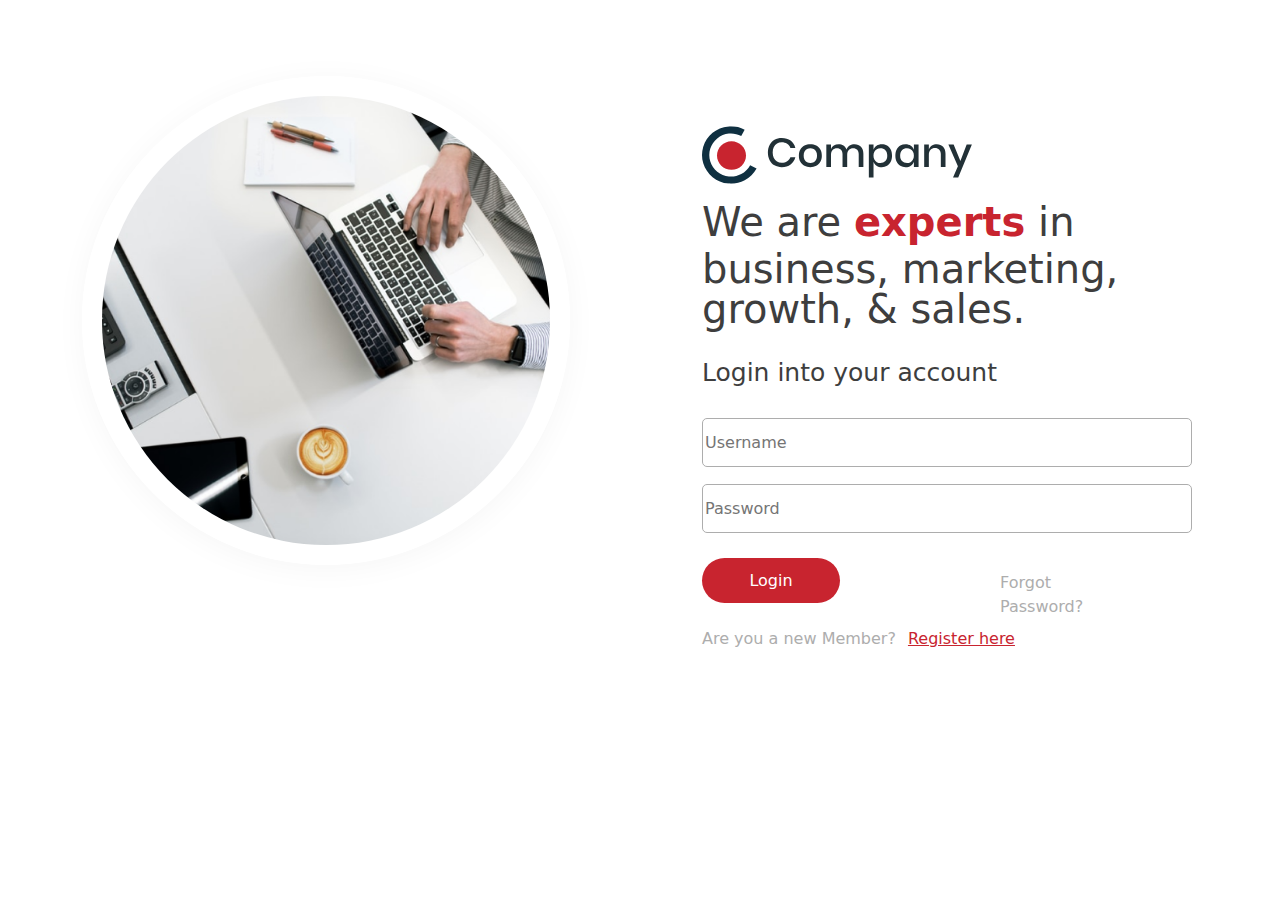
<file: Index.html>
<!DOCTYPE html>
<html lang="en">
<head>
    <meta charset="UTF-8">
    <meta http-equiv="X-UA-Compatible" content="IE=edge">
    <meta name="viewport" content="width=device-width, initial-scale=1.0">
    <link rel="stylesheet" href="css/style.css">
    <link rel="stylesheet" href="css/bootstrap.min.css" >
    <title>Login Page</title>
</head>
<body>
    <div class="container-fluid">
        <div class="row" >
            <div class="col-xl-6" id="hero-image-part">
                <div id="hero-image-div" >
                    <img class="hero-image" src="images/hero-image.png" alt="">
                </div>
            </div>
            
            <div class="col-xl-6" id="login-details">
                <div class="container" id="login-tab">
                    <img id="logo" src="images/header-logo.svg" alt="">
                    <h1 id="heading">We are <span style="color:#C8242F; font-weight:900; line-height: 53px;">experts</span> in business, marketing, growth, & sales.</h1>
                    <p id="login-tab-header">Login into your account</p>
                    
                    <input type="text" id="username" name="username" placeholder="Username"><br>
                    <input type="password" id="pwd" name="pwd" placeholder="Password"><br>
                    <div class="login-forgot-btns">
                        <button name="button" type="submit" style="border-radius: 23px;">Login</button>
                        <a href="" id="forgot-password-link">Forgot Password?</a>
                    </div>
                    <br>
                    <p><span id="member-registration"> Are you a new Member?</span><a href="" id="registration-page-link">Register here</a></p>
                </div>
            </div>
        </div>
    </div>
    
</body>
</html>
</file>
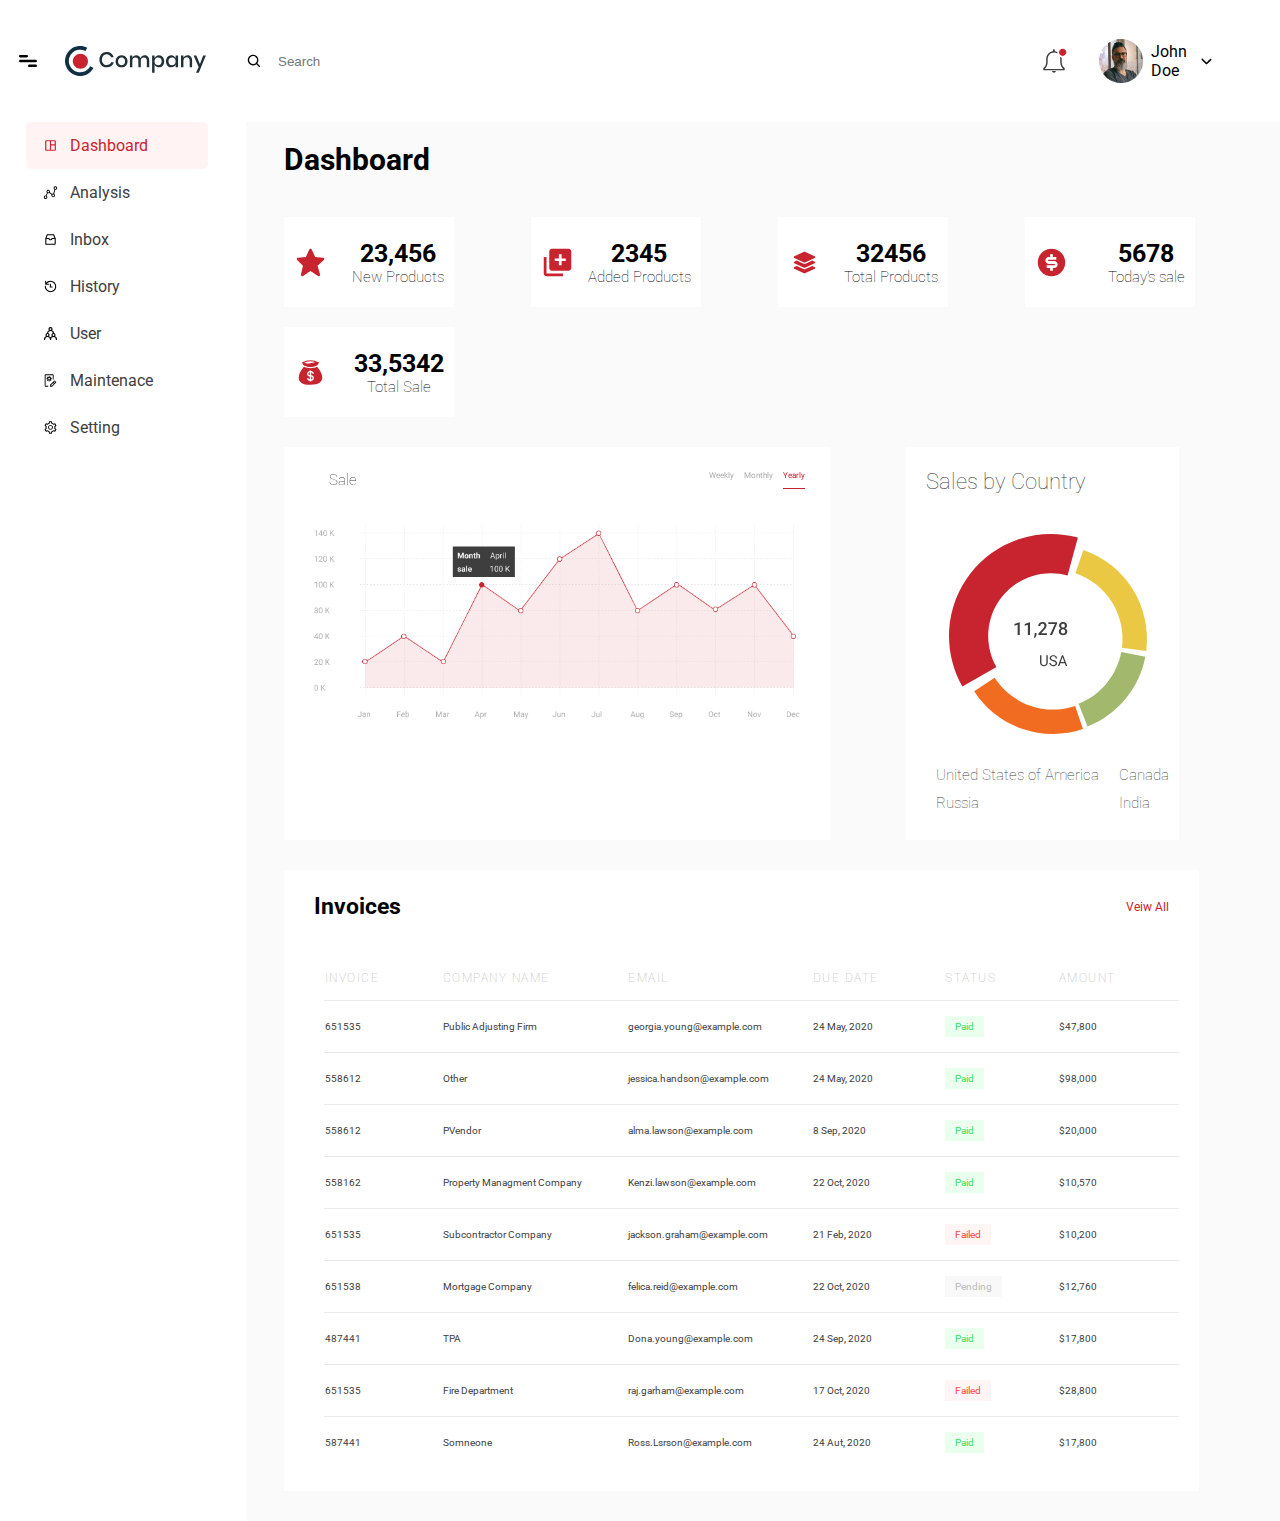
<file: dashboard.html>
<!DOCTYPE html>
<html>

<head>
    <title>Dashboard</title>
    <link rel='stylesheet' type='text/css' href='css/style_dashboard.css'>
    <link href='https://fonts.googleapis.com/css?family=Roboto' rel='stylesheet'>
    <link rel="stylesheet" href="https://cdnjs.cloudflare.com/ajax/libs/font-awesome/6.2.1/css/all.min.css"
        integrity="sha512-MV7K8+y+gLIBoVD59lQIYicR65iaqukzvf/nwasF0nqhPay5w/9lJmVM2hMDcnK1OnMGCdVK+iQrJ7lzPJQd1w=="
        crossorigin="anonymous" referrerpolicy="no-referrer" />
    <meta name="viewport" content="width=device-width, user-scalable=no" />
    <link rel="stylesheet" href="css/nav.css">
</head>
</head>

<body>
    <div class="dashboard_container">
        <div class="container_1" id="nav-bar">
            <!-- Navigation bar  -->


            <nav class="navbar-dashboard">

                <div class="menu-logo--div">
                    <img src="images/menu-bar.svg" id="menu-icon" />
                    <img src="images/header-logo.svg" id="header-logo" />
                </div>



                <div class="search-box">
                    <img src="images/search-icon.svg" id="search-icon" />
                    <input type="search" name="search" id="search-input" placeholder="Search" />
                </div>


                <div class="right-navigation">
                    <img src="images/notification-icon.svg" id="notification-icon" />


                    <div class="navigation-profile">
                        <img src="images/profile.png" id="profile-icon" />
                        <span>John Doe</span>
                        <img src="images/downward-arrow.svg" id="down-arrow" />
                    </div>
                </div>

                <img src="images/downward-arrow.svg" id="close-arrow">
            </nav>

            <!-- Navigation bar  -->
        </div>
        <div class="container2 container-fluid">
            <div class="col-lg-2 sidebar"  id="side-bar">
                    <a href="dashboard.html" class="active">
                        <img src="images/dashboard-active.svg">
                        <span>dashboard</span>
                    </a>
                    <a href="inner.html" class="unactive">
                        <img src="images/graph-default.svg">
                        <span>analysis</span>
                    </a>
                    <a href="" class="unactive">
                        <img src="images/inbox-default.svg">
                        <span>inbox</span>
                    </a>
                    <a href="" class="unactive">
                        <img src="images/clock-default.svg">
                        <span>history</span>
                    </a>
                    <a href="" class="unactive">
                        <img src="images/user-default.svg">
                        <span>user</span>
                    </a>
                    <a href="" class="unactive">
                        <img src="images/maintenance-default.svg">
                        <span>maintenace</span>
                    </a>
                    <a href="" class="unactive">
                        <img src="images/setting-default.svg">
                        <span>setting</span>
                    </a>
            </div>
            <div class="col-lg-10" id="demo">
                <div class="dashboard_title">
                    <h1>Dashboard</h1>
                </div>

                <div class="company_info">
                    <div class="company_items">
                        <img src="images/star.svg">
                        <div class="items_stat">
                            <h3>23,456</h3>
                            <p>New Products</p>
                        </div>
                    </div>
                    <div class="company_items">
                        <img src="images/new-product.svg">
                        <div class="items_stat">
                            <h3>2345</h3>
                            <p>Added Products</p>
                        </div>
                    </div>
                    <div class="company_items">
                        <img src="images/total-product.svg">
                        <div class="items_stat">
                            <h3>32456</h3>
                            <p>Total Products</p>
                        </div>
                    </div>
                    <div class="company_items">
                        <img src="images/dollar-filled.svg">
                        <div class="items_stat">
                            <h3>5678</h3>
                            <p>Today's sale</p>
                        </div>
                    </div>
                    <div class="company_items">
                        <img src="images/money-bag.svg">
                        <div class="items_stat">
                            <h3>33,5342</h3>
                            <p>Total Sale</p>
                        </div>
                    </div>
                </div>

                <div class="dash_chart">
                    <div class="item1">
                        <div class="heading" id="demo">
                            <div class="left">Sale</div>
                            <div class="right">
                                <a href="" class="unactive">
                                    Weekly
                                </a>
                                <a href="" class="unactive">
                                    Monthly
                                </a>
                                <a href="" class="active">
                                    Yearly
                                </a>
                            </div>
                        </div>
                        <img src="images/data-graph.png">
                    </div>
                    <div class="item2">
                        <h3>Sales by Country</h3>
                        <div class="chart"><img src="images/pie-chart.svg"></div>
                        <div class="country">
                            <div class="list">
                                <div><i class="fa-solid fa-circle"></i></div>
                                <div>United States of America</div>
                                <div><i class="fa-solid fa-circle"></i></div>
                                <div>Canada</div>
                                <div><i class="fa-solid fa-circle"></i></div>
                                <div>Russia</div>
                                <div><i class="fa-solid fa-circle"></i></div>
                                <div>India</div>
                            </div>
                        </div>
                    </div>
                </div>

                <div class="dash_table">
                    <div class="nav">
                        <h3>Invoices</h3>
                        <a href="">Veiw All</a>
                    </div>
                    <div class="In_table">
                        <table>
                            <tr>
                                <th>Invoice</th>
                                <th>Company Name</th>
                                <th>Email</th>
                                <th>due date</th>
                                <th>status</th>
                                <th>amount</th>
                            </tr>
                            <tr>
                                <td>651535</td>
                                <td>Public Adjusting Firm</td>
                                <td>georgia.young@example.com</td>
                                <td>24 May, 2020</td>
                                <td>
                                    <div class="paid">Paid</div>
                                </td>
                                <td>$47,800</td>
                            </tr>
                            <tr>
                                <td>558612</td>
                                <td>Other</td>
                                <td>jessica.handson@example.com</td>
                                <td>24 May, 2020</td>
                                <td>
                                    <div class="paid">Paid</div>
                                </td>
                                <td>$98,000</td>
                            </tr>
                            <tr>
                                <td>558612</td>
                                <td>PVendor</td>
                                <td>alma.lawson@example.com</td>
                                <td>8 Sep, 2020</td>
                                <td>
                                    <div class="paid">Paid</div>
                                </td>
                                <td>$20,000</td>
                            </tr>
                            <tr>
                                <td>558162</td>
                                <td>Property Managment Company</td>
                                <td>Kenzi.lawson@example.com</td>
                                <td>22 Oct, 2020</td>
                                <td>
                                    <div class="paid">Paid</div>
                                </td>
                                <td>$10,570</td>
                            </tr>
                            <tr>
                                <td>651535</td>
                                <td>Subcontractor Company</td>
                                <td>jackson.graham@example.com</td>
                                <td>21 Feb, 2020</td>
                                <td>
                                    <div class="failed">Failed</div>
                                </td>
                                <td>$10,200</td>
                            </tr>
                            <tr>
                                <td>651538</td>
                                <td>Mortgage Company</td>
                                <td>felica.reid@example.com</td>
                                <td>22 Oct, 2020</td>
                                <td>
                                    <div class="pending">Pending</div>
                                </td>
                                <td>$12,760</td>
                            </tr>
                            <tr>
                                <td>487441</td>
                                <td>TPA</td>
                                <td>Dona.young@example.com</td>
                                <td>24 Sep, 2020</td>
                                <td>
                                    <div class="paid">Paid</div>
                                </td>
                                <td>$17,800</td>
                            </tr>
                            <tr>
                                <td>651535</td>
                                <td>Fire Department</td>
                                <td>raj.garham@example.com</td>
                                <td>17 Oct, 2020</td>
                                <td>
                                    <div class="failed">Failed</div>
                                </td>
                                <td>$28,800</td>
                            </tr>
                            <tr class="no-border">
                                <td>587441</td>
                                <td>Somneone</td>
                                <td>Ross.Lsrson@example.com</td>
                                <td>24 Aut, 2020</td>
                                <td>
                                    <div class="paid">Paid</div>
                                </td>
                                <td>$17,800</td>
                            </tr>
                        </table>
                    </div>
                </div>
            </div>
        </div>
    </div>
    <script>

        const targetDiv = document.getElementById("side-bar");
        const btn = document.getElementById("menu-icon");
        btn.onclick = function () {
            if (targetDiv.style.display !== "none") {
                targetDiv.style.display = "none";

            } else {
                targetDiv.style.display = "block";
            }
        };
    </script>
</body>

</html>
</file>
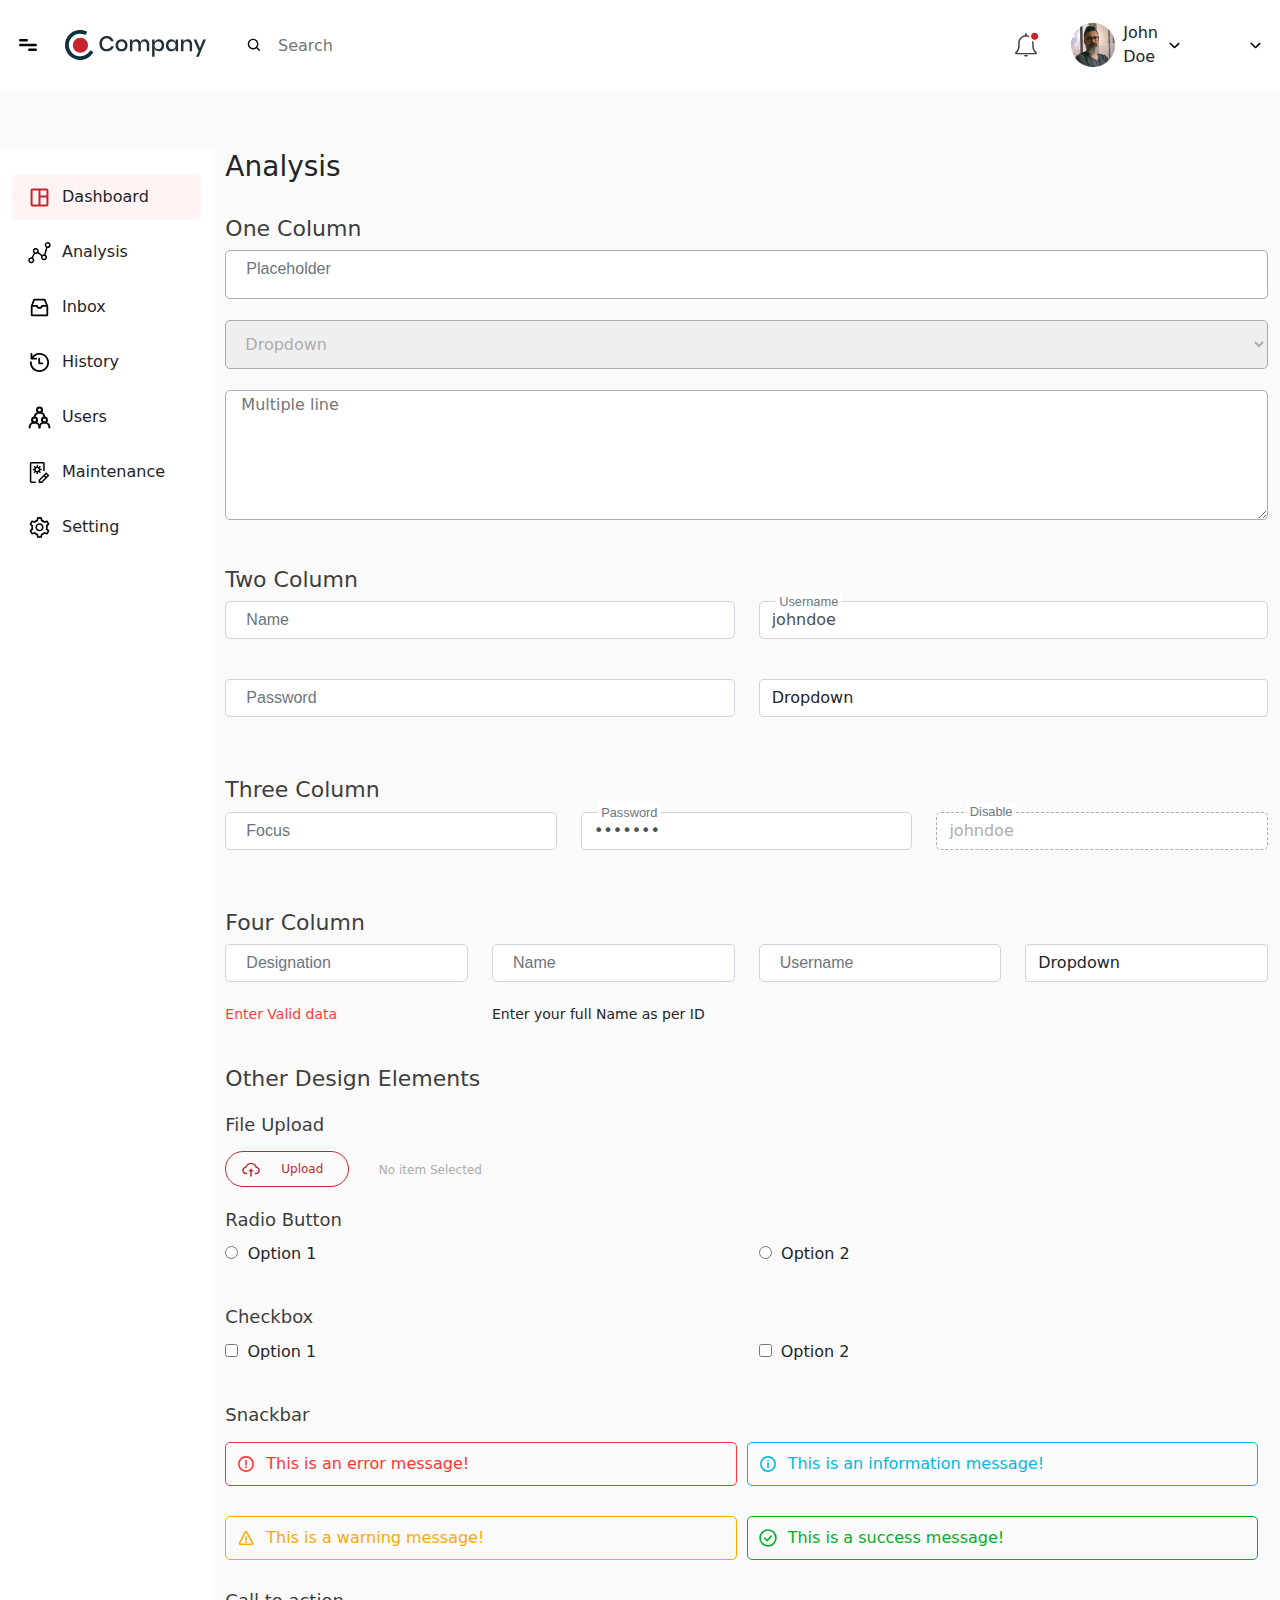
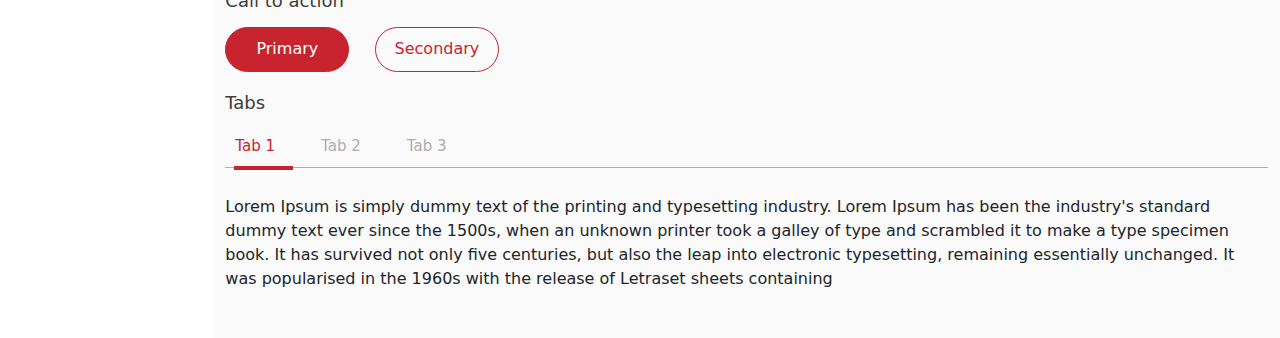
<file: innerpage.html>
<!DOCTYPE html>
<html lang="en">

<head>
    <meta charset="UTF-8">
    <meta http-equiv="X-UA-Compatible" content="IE=edge">
    <meta name="viewport" content="width=device-width, initial-scale=1.0">
    <link rel="stylesheet" href="css/bootstrap.min.css">
    <link rel="stylesheet" href="css/intnerpage-style.css">
    <link rel="stylesheet" href="css/nav.css">
    <title>Innerpage</title>
</head>

<body>
    <div>
        <!-- Navigation bar  -->


        <nav class="navbar-dashboard">

            <div class="menu-logo--div">
                <img src="images/menu-bar.svg" id="menu-icon" />
                <img src="images/header-logo.svg" id="header-logo" />
            </div>



            <div class="search-box">
                <img src="images/search-icon.svg" id="search-icon" />
                <input type="search" name="search" id="search-input" placeholder="Search" />
            </div>


            <div class="right-navigation">
                <img src="images/notification-icon.svg" id="notification-icon" />


                <div class="navigation-profile">
                    <img src="images/profile.png" id="profile-icon" />
                    <span>John Doe</span>
                    <img src="images/downward-arrow.svg" id="down-arrow" />
                </div>
            </div>

            <img src="images/downward-arrow.svg" id="close-arrow">
        </nav>

        <!-- Navigation bar  -->
        <div class="container-fluid well" id="home" style="display:block; padding-top:60px;">
            <div class="row">
                <div class="col-lg-2 dashboard-sidebar-toggle" id="side-bar" style="background-color: #fff;">
                    <div class="sidebar" >
                        <div class="sidebar-detail dashbord-sidebar-detail dashboard-active-tab d-flex">
                            <img src="images/dashboard-active.svg" alt="" class="dashboard-active sidebarimg">
                            <div class="">Dashboard</div>
                        </div>
                        <div class="sidebar-detail d-flex">
                            <img src="images/graph-default.svg" alt="" class="graph-default sidebarimg ">
                            <div class="">Analysis</div>
                        </div>
                        <div class="sidebar-detail d-flex">
                            <img src="images/inbox-default.svg" alt="" class="inbox-default sidebarimg ">
                            <div class="">Inbox</div>
                        </div>
                        <div class="sidebar-detail d-flex">
                            <img src="images/clock-default.svg" alt="" class="clock-default sidebarimg ">
                            <div class="">History</div>
                        </div>
                        <div class="sidebar-detail d-flex">
                            <img src="images/user-default.svg" alt="" class="user-default sidebarimg ">
                            <div class="">Users</div>
                        </div>
                        <div class="sidebar-detail d-flex">
                            <img src="images/maintenance-default.svg" alt="" class="maintenance-default sidebarimg ">
                            <div class="">Maintenance</div>
                        </div>
                        <div class="sidebar-detail d-flex">
                            <img src="images/setting-default.svg" alt="" class="setting-default sidebarimg ">
                            <div class="">Setting</div>
                        </div>
                    </div>
                </div>
                <div class="col-lg-10">
                    <h3>Analysis</h3>
                    <br>
                    <form action="">
                        <div id="first-col">
                            <h3>One Column</h3>
                            <div class="input-block">
                                <input type="text" name="input-text" class="input-text" required spellcheck="false">
                                <span class="placeholder">
                                  Placeholder
                                </span>
                            </div>
                            <select id="drop-down" name="Dropdown">
                                <option>Dropdown</option>
                            </select>
                            <textarea name="multiple-line" id="" placeholder="Multiple line"></textarea>
                        </div>
                        <div id="second-col">
                            <h3>Two Column</h3>
                            <div class="row">
                                <div class="col-md-6">
                                    <div class="input-block">
                                        <input type="text" name="input-text" class="input-text" required spellcheck="false">
                                        <span class="placeholder">
                                          Name
                                        </span>
                                    </div>
                                </div>
                                <div class="col-md-6">
                                    <div class="input-block">
                                        <input type="text" name="input-text" value="johndoe" class="input-text" required spellcheck="false">
                                        <span class="placeholder">
                                          Username
                                        </span>
                                    </div>
                                </div>
                                <div class="col-md-6">
                                    <div class="input-block">
                                        <input type="text" name="input-text" class="input-text" required spellcheck="false">
                                        <span class="placeholder">
                                          Password
                                        </span>
                                    </div>
                                </div>
                                <div class="col-md-6">
                                    <select class="form-control" name="Dropdown">
                                        <option>Dropdown</option>
                                    </select>
                                </div>
                            </div>
                            <div id="third-col">
                                <h3>Three Column</h3>
                                <div class="row">
                                    <div class="col-xl-4 col-lg-4 col-md-6 col-sm-6">
                                        <div class="input-block w-100">
                                            <input type="text" name="input-text" class="input-text" required spellcheck="false">
                                            <span class="placeholder">
                                              Focus
                                            </span>
                                        </div>
                                    </div>
                                    <div class="col-xl-4 col-lg-4 col-md-6 col-sm-6">
                                        <div class="input-block w-100">
                                            <input type="password" name="input-text" value="adhsdkd" class="input-text" required spellcheck="false">
                                            <span class="placeholder">
                                              Password
                                            </span>
                                        </div>
                                    </div>
                                    <div class="col-xl-4 col-lg-4 col-md-6 col-sm-6">
                                        <div class="input-block w-100">
                                            <input type="text" name="input-text" disabled class="input-text" value="johndoe" required spellcheck="false" style="border: 1px dashed #ADADAD; color: #ADADAD;">
                                            <span class="placeholder-disabled" style="color: #ADADAD;">
                                            <span class="placeholder" style="background-color: #fff;">
                                              Disable
                                            </span>
                                        </div>
                                    </div>
                                </div>
                            </div>
                            <div id="fourth-col">
                                <h3>Four Column</h3>
                                <div class="row">
                                    <div class="col-xl-3 col-lg-3 col-md-3 col-sm-6">
                                        <div class="input-block">
                                            <input type="text" name="input-text" class="input-text" required spellcheck="false">
                                            <span class="placeholder">
                                              Designation
                                            </span>
                                        </div>
                                        <small id="en-va-da">Enter Valid data</small>
                                    </div>
                                    <div class="col-xl-3 col-lg-3 col-md-3 col-sm-6">
                                        <div class="input-block">
                                            <input type="text" name="input-text" class="input-text" required spellcheck="false">
                                            <span class="placeholder">
                                              Name
                                            </span>
                                        </div>
                                        <small>Enter your full Name as per ID</small>
                                    </div>
                                    <div class="col-xl-3 col-lg-3 col-md-3 col-sm-6">
                                        <div class="input-block">
                                            <input type="text" name="input-text" class="input-text" required spellcheck="false">
                                            <span class="placeholder">
                                              Username
                                            </span>
                                        </div>
                                    </div>
                                    <div class="col-xl-3 col-lg-3 col-md-3 col-sm-6">
                                        <select class="form-control" name="Dropdown">
                                            <option>Dropdown</option>
                                        </select>
                                    </div>
                                </div>
                                <div id="validate">


                                </div>
                            </div>
                            <div id="other-col">
                                <h3>Other Design Elements</h3>
                                <div id="file-upload">
                                    <h4>File Upload</h4>
                                    <div>
                                        <button>
                                            <img src="images/cloud-upload-icon.svg" alt="">
                                            <p>Upload</p>
                                        </button>
                                        <p>No item Selected</p>
                                    </div>
                                </div>
                                <div id="radio-btns">
                                    <h4>Radio Button</h4>
                                    <div class="row">
                                        <div class="col-sm-6">
                                            <input type="radio" name="options"><span>Option 1</span>
                                        </div>
                                        <div class="col-sm-6">
                                            <input type="radio" name="options"><span>Option 2</span>
                                        </div>
                                    </div>
                                </div>
                                <div id="checkbox">
                                    <h4>Checkbox</h4>
                                    <div class="row">
                                        <div class="col-sm-6 col-md-6">
                                            <input type="checkbox" name="" id=""><span>Option 1</span>
                                        </div>
                                        <div class="col-sm-6 col-md-6">
                                            <input type="checkbox" name="" id=""><span>Option 2</span>
                                        </div>
                                    </div>
                                </div>
                                <div id="snackbar">
                                    <h4>Snackbar</h4>
                                    <div>
                                        <span id="error">
                                            <img class="msg-icon" src="images/error-icon.svg" alt="">
                                            <p>This is an error message!</p>
                                        </span>
                                        <span id="info">
                                            <img class="msg-icon" src="images/info-icon.svg" alt="">
                                            <p>This is an information message!</p>
                                        </span>
                                    </div>
                                    <div>
                                        <span id="warning">
                                            <img class="msg-icon" src="images/warning-icon.svg" alt="">
                                            <p>This is a warning message!</p>
                                        </span>
                                        <span id="success">
                                            <img class="msg-icon" src="images/success-icon.svg" alt="">
                                            <p>This is a success message!</p>
                                        </span>
                                    </div>
                                </div>
                                <div id="cta">
                                    <h4>Call to action</h4>
                                    <div>
                                        <button id="primary-btn">
                                            <p>Primary</p>
                                        </button>
                                        <button id="second-btn">
                                            <p>Secondary</p>
                                        </button>
                                    </div>
                                </div>
                                <div id="tab">
                                    <h4>Tabs</h4>
                                    <div>
                                        <ul>
                                            <li>Tab 1</li>
                                            <li>Tab 2</li>
                                            <li>Tab 3</li>
                                            <span id="red-line"></span>
                                        </ul>

                                    </div>
                                    <p>Lorem Ipsum is simply dummy text of the printing and typesetting industry. Lorem
                                        Ipsum
                                        has
                                        been the industry's standard dummy text ever since the 1500s, when an unknown
                                        printer
                                        took a
                                        galley of type and scrambled it to make a type specimen book. It has survived
                                        not only
                                        five
                                        centuries, but also the leap into electronic typesetting, remaining essentially
                                        unchanged.
                                        It was popularised in the 1960s with the release of Letraset sheets containing
                                    </p>
                                </div>
                            </div>
                    </form>
                </div>
            </div>
        </div>
    </div>
    <script src="https://cdn.jsdelivr.net/npm/bootstrap@5.3.0-alpha1/dist/js/bootstrap.bundle.min.js"
        integrity="sha384-w76AqPfDkMBDXo30jS1Sgez6pr3x5MlQ1ZAGC+nuZB+EYdgRZgiwxhTBTkF7CXvN"
        crossorigin="anonymous"></script>
    <script>
        const menuBar = document.getElementById("side-bar");
        const menuButton = document.getElementById("menu-icon");
        
        menuButton.onclick = function () {
          if (menuBar.style.display !== "none") {
            menuBar.style.display = "none";
          } else {
            menuBar.style.display = "block";
          }
        };
    </script>
        
</body>

</html>
</file>
<file: css/style.css>
body {
    background: #FAFAFA;
    height: auto;
    font-family: system-ui, -apple-system, BlinkMacSystemFont, 'Segoe UI', Roboto, Oxygen, Ubuntu, Cantarell, 'Open Sans', 'Helvetica Neue', sans-serif;
}

.container-fluid {
    margin-top: 4em;
    margin-left: 90px;
}

#hero-image-div{
    max-height: 36em; 
    max-width: 36em; 
    margin: 12px 57.6px 0 57.6px; 
    padding-left: 2%;
}
.hero-image {
    border: 20px solid #FFFFFF;
    box-shadow: 0px 4px 31px #0000000A;
    border-radius: 50%;
    width: 100%;
    height: auto;

}

#login-tab {
    padding: 50px;
}

#logo {
    width: 272px;
    height: 58px;
    margin-top: 12px;
    margin-bottom: 12px;
}

#heading {

    color: #3E3E3E;
    letter-spacing: 0px;
    line-height: 1em;
    margin-bottom: 27px;
    width: 100%;
}

#login-tab-header {
    text-align: left;
    font-weight: normal;
    font-size: 25px;
    line-height: 33px;
    color: #3E3E3E;
}

#username {
    margin-top: 13px;
    width: 429px;
    height: 49px;
    background: #FFFFFF 0% 0% no-repeat padding-box;
    border: 1px solid #ADADAD;
    border-radius: 5px;
}

#pwd {
    margin-top: 17px;
    ;
    width: 429px;
    height: 49px;
    background: #FFFFFF 0% 0% no-repeat padding-box;
    border: 1px solid #ADADAD;
    border-radius: 5px;
    margin-bottom: 25px;
}

button {
    width: 138px;
    height: 45px;
    background-color: #C8242F;
    border-radius: 23px;
    opacity: 1;
    border: #C8242F;

    font-weight: medium;
    font-size: 18px;
    line-height: 24px;
    color: #FFFFFF;
}

.login-forgot-btns {
    display: flex;
}

#forgot-password-link {
    margin-left: 160px;
    padding-top: 2.5%;
    width: 131px;
    height: 20px;
    text-align: left;
    color: #ADADAD;
    text-decoration: none;
}

#member-registration {
    color: #ADADAD;
    font-weight: 450;

}

#registration-page-link {
    margin-top: 12px;
    margin-left: 12px;
    font-weight: 500;
    text-align: left;
    letter-spacing: 0px;
    color: #C8242F;
    opacity: 1;
}


@media only screen and (max-width: 1280px) {
    
    .container-fluid {
        align-items: center;
    }

    #login-tab {
        width: 100%;
        justify-content: center;
    }

    #heading {
        max-width: 719px;
    }

    #username,
    #pwd {
        width: 95%;

    }

}

@media only screen and (max-width: 650px)  {
    .login-forgot-btns {
        display: grid;
    }

    #forgot-password-link {
        margin-left: 0;
        padding-top: 2%;
    }

    #member-registration {
        display: flex;
        flex-direction: column;
    }

    #registration-page-link {
        margin-left: 0;
    }

    #username,
    #pwd {
        width: 100%;

    }

    #heading {
        font-size: 2em;
    }

    #login-tab-header {
        font-size: 21px;
    }
   
}
</file>
<file: css/style_dashboard.css>
body{
    background-color: #FAFAFA;
    margin: 0;
    padding: 0;
font-family: Roboto;
}
.container_1{
    margin: 0;
    padding: 0;
    background-color: #FFFFFF;
}

/* side bar */
.container2{
    display: flex;
    flex-wrap: wrap;
    background-color: #FAFAFA;
    overflow: hidden;
    width: 100%;
    
}
#side-bar{
    font-size: 16px;
    width: 220px;
    background: #FFFFFF;
    padding-left: 2%;
}
.side-bar{
    margin:0;
    padding-right:25px;
    padding-top: 25px;
    padding-left: 30px;
}
.sidebar .active{
    background-color: #FFF3F4;
    color: #C8242F;
    padding: 14px 0 14px 17px;
    border-radius: 5px;
}
.sidebar .unactive{
    color: #3E3E3E;
    padding: 14px 0 14px 17px;
}
.sidebar a{
    display: flex;
    text-transform: capitalize;
    width: 165px;
    text-decoration: none;
    /* margin-bottom: 32px; */
} 
.sidebar a img{
    height: 15px;
    width: 15px;
    padding-top: 2px;
    padding-right: 12.5px;
    color: #3E3E3E;
}
#demo{
    padding-left: 3%;
}
/* dashboard inner */

.container_dash{
    padding-left: 48px;
    padding-top: 15px;
    width: 80%;
}
.dashboard_title h1{
    font-size: 30px;
}

/* charts */

.dash_chart{
    display: flex;
    margin-top: 30px;
    justify-content: space-between;
    margin-right: 30px;
    width: 100%;
}

.dash_chart .item1{
    background-color: #FFFFFF;
    padding: 24px 30px 29px 30px;
}

.dash_chart .item1 .heading{
    display: flex;
    justify-content: space-between;
    margin-bottom: 15px;
    
}

.dash_chart .item1 .heading .left{
    font-weight: lighter;
    font-size: 22px;
    color:#3E3E3E;
}
.dash_chart .item1 .heading .right a{
    margin-right: 20px;
    text-decoration: none;
    font-size: 12px;
    color: #ADADAD;
}
.dash_chart .item1 .heading .right .active{
    color: #C8242F;
    padding-bottom: 15px;
    border-bottom-style: solid;
    border-bottom-width: 1px;
    width: fit-content;
}
.dash_chart .item2{
    background-color: #FFFFFF;
    padding: 10px 29px 35px 29px;
    margin-left: 30px;
}
.dash_chart .item2 h3{
    color: #3E3E3E ;
    font-size: 22px;
    font-weight: lighter;
    text-align: left;
}
.dash_chart .item2 .chart{
    text-align: center;
}

.dash_chart .item2 .country .list{
    font-size: 15px;
    font-weight: lighter;
    display: grid;
    grid-template-columns: auto auto auto auto;
}

.dash_chart .item2 .country .list div:nth-child(n){
    font-size: 15px;
    color: #3E3E3E;
    margin-right: 10px;
    margin-bottom: 10px;
}

.dash_chart .item2 .country .list div:nth-child(1){
  color: #C8242F;
  font-size: 15px;
  margin-right: 10px;
}
.dash_chart .item2 .country .list div:nth-child(3){
    color: #F16C20;
    font-size: 15px;
    margin-right: 10px;
  }
.dash_chart .item2 .country .list div:nth-child(5){
    color: #A2B86C;
    font-size: 15px;
    margin-right: 10px;
  }
.dash_chart .item2 .country .list div:nth-child(7){
    color: #EBC844;
    font-size: 15px;
    margin-right: 10px;
  }

/* table */

.dash_table{
    background-color: #FFFFFF;
    margin-top: 30px;
    /* margin-right: 30px; */
    padding: 23px 30px 23px 30px;
    margin-bottom: 30px;
    /* width: 100%; */
    overflow: scroll;
}

.dash_table .nav{
    display: flex;
    justify-content: space-between;
    align-items: center;
}
.dash_table .nav h3{
    margin: 0;
    padding: 0;
    font-size: 23px;
    
}
.dash_table .nav a{
    color: #C8242F;
    text-decoration: none;
    font-size: 12px;
    
}
.dash_table .In_table table{
    width: 100%;
    border-collapse: collapse;
    margin-top: 36px;
   margin-left: 10px;
}
.dash_table .In_table table th{
    text-transform:uppercase;
    color: #ADADAD;
    font-size: 15px;
    letter-spacing: 1.5px;
    font-weight: lighter;
    text-align: left;
    padding-bottom: 15px;
}
.dash_table .In_table table td{
    padding-top: 15px;
    text-align: left;
    padding-bottom: 15px;
    color: #3E3E3E;
    font-size: 15px;
  }
.dash_table .In_table table tr{
    border-bottom: 1px solid #E9E9E9;
  }
.dash_table .In_table table .no-border{
    border-bottom: none;
  }

.dash_table .In_table table tr .paid{
    background-color: #EBFFEF;
    color: #3CDD5F;
    width: fit-content;
    padding: 5px 10px 5px 10px;
  }
.dash_table .In_table table tr .failed{
    background-color: #FFF5F5;
    color: #FF4545;
    width: fit-content;
    padding: 5px 10px 5px 10px;
  }
.dash_table .In_table table tr .pending{
    background-color: #F8F8F8;
    color: #BABABA;
    width: fit-content;
    padding: 5px 10px 5px 10px;
  }




@media only screen and (max-width: 480px) {
    .container_1 .navbar{
        display: flex;
        justify-content: space-between;
        padding-left: 29px;
        padding-right: 29px;
        padding-top: 10px;
        padding-bottom: 10px;
        }
    
    .container_1 .navbar .nav_left{
        display: flex;
        justify-items: center;
        align-items: center;
    
    }
    
    .container_1 .navbar .nav_left .logo{
        margin-left: 15px;
        display: none;
    }
    .container_1 .navbar .nav_left .logo img{
        height: 30px;
        width: 142px;
    }
    .container_1 .navbar .nav_left .search{
        display: flex;
        justify-items: center;
        align-items: center;
        margin-left: 20px;
    }
    .container_1 .navbar .nav_left .search .s_i img{
        height: 16px;
        width: 16px;
        margin-top: 4px;
    }
    .container_1 .navbar .nav_left .search input{
        border: none;
        outline: none;
        width: 100%;
        background: transparent;
        font-size: 16px;
        margin-left: 10px;
        /* display:block; */
        
    }
    .s_t{
        display: none;
    }
    
    
    .container_1 .navbar .nav_right{
        justify-items: center;
        align-items: center;
        display: flex;
    }
    
    .container_1 .navbar .nav_right .notification{
        margin-right: 20px;
        height: 20px;
        width: 20px;
    }
    
    .container_1 .navbar .nav_right .profile_pic img{
        border: none;
        border-radius: 50%;
        height: 44px;
        width: 44px;
        margin-right: 10px;
    }
    
    .container_1 .navbar .nav_right .profile{
        display: flex;
        justify-items: center;
        align-items: center;
    }
    
    .container_1 .navbar .nav_right .profile .user_name{
        font-size: 16px;
        color: #000000;
        margin-right: 15px;
        font-weight: lighter;
        display: none;
    }
    
    .container_1 .navbar .nav_right .profile .dropdown_arrow{
        width: 6px;
        height: 10px;
        /* margin-right: 50px; */
        margin-bottom: 10px;
    }
    .company_info{
        /* display: flex; */
        /* flex-wrap: wrap; */
        width: 90%;
        justify-content: space-between;
    }
    
    .company_info .company_items{
        justify-items: center;
        width: 150px;
        height: 90px;
        display: flex;
        justify-content: space-between;
        align-items: center;
        background-color: #FFFFFF;
        margin-top: 20px;
        margin-right: 20px;
        padding: 0 10px 0 10px;
    }
    .company_info .company_items img{
        height: 33.33px;
        width: 33.33px;
    
    }
    .company_info .company_items .items_stat h3{
        font-size: 25px;
        font-weight: bold;
        margin: 0;
        padding: 0;
    }
    .company_info .company_items .items_stat p{
        margin: 0;
        padding: 0;
        font-weight:lighter;
        font-size: 15px;
    }
    /* .container_sidebar{
        font-size: 16px;
        width: 240px;
        background: #FFFFFF;
        display: none;
    } */
    .dash_chart{
        display: flex;
        margin-top: 30px;
        flex-wrap: wrap;
        justify-content: space-between;
        margin-right: 30px;
        width: 100%;
    }
    
    .dash_chart .item1{
        background-color: #FFFFFF;
        padding: 24px 30px 29px 30px;
        
        overflow-x: scroll;
    }
    
    .dash_chart .item1 .heading{
        margin-bottom: 0;
    width: 100%;
    position: sticky;
    left: 0;
    }
    
    .dash_chart .item1 .heading .left{
        font-weight: lighter;
        font-size: 15px;
        color:#3E3E3E;
    }
    .dash_chart .item1 .heading .right a{
        margin-right: 10px;
        text-decoration: none;
        font-size: 8px;
        color: #ADADAD;
    }
    .dash_chart .item1 .heading .right .active{
        color: #C8242F;
        padding-bottom: 4px;
        border-bottom-style: solid;
        border-bottom-width: 1px;
        width: fit-content;
    }
    .dash_chart .item2{
        background-color: #FFFFFF;
        padding: 10px 29px 35px 29px;
        margin-left: 0;
        margin-top: 30px;
        width: 100vw;
    }
    .dash_chart .item2 img{
        width: 180px;
    }
    .dash_chart .item2 h3{
        color: #3E3E3E ;
        font-size: 22px;
        font-weight: lighter;
        text-align: left;
    }
    .dash_chart .item2 .chart{
        text-align: center;
    }
    
    .dash_chart .item2 .country .list{
        /* font-size: 15px; */
        font-weight: lighter;
        display: grid;
        grid-template-columns: auto auto;
    }
     .dash_chart .item2 .country .list div:nth-child(n){
        font-size: 15px;
        color: #3E3E3E;
        /* margin-right: 10px; */
        margin-bottom: 10px;
        /* width: 80vw; */
    }
    
     .dash_chart .item2 .country .list div:nth-child(1){
      color: #C8242F;
      font-size: 15px;
      margin-right: 10px;
    }
     .dash_chart .item2 .country .list div:nth-child(3){
        color: #F16C20;
        font-size: 15px;
        margin-right: 10px;
      }
      .dash_chart .item2 .country .list div:nth-child(5){
        color: #A2B86C;
        font-size: 15px;
        margin-right: 10px;
      }
      .dash_chart .item2 .country .list div:nth-child(7){
        color: #EBC844;
        font-size: 15px;
        margin-right: 10px;
      }
      .dash_chart .item1 img{
        width: 80vw;
        /* height: 200px; */
        margin-top: 35px;
      }
      .dash_chart .item1 .right{
        display:flex;
        top:-5px
      }
      
      .dash_table{
        background-color: #FFFFFF;
        margin-top: 30px;
        /* padding-top: 50px; */
        padding: 23px 30px 23px 30px;
        margin-bottom: 30px;
        /* width: 100%; */
        overflow-y: scroll;
    }
    .dash_table th{
        padding-right: 36px;

        font-size: 12px !important;
    }
    .dash_table td{
        font-size: 10px !important;
    }
    .dash_table .nav{
        margin-bottom: 0;
    width: 100%;
    position: sticky;
    left: 0;
    }
    .dash_table .In_table{
        margin-top: 50px;
    }
    
    
}
@media only screen and (max-width: 1092px){
    #side-bar{
        width: 100%;
    }
    #side-bar>a{
        align-items: center;
        justify-items: center;
    }
    
}
@media only screen and (min-width: 481px) {
    
    .container_1 .navbar{
        display: flex;
        justify-content: space-between;
        padding-left: 29px;
        padding-right: 29px;
        padding-top: 10px;
        padding-bottom: 10px;
        }
    
    .container_1 .navbar .nav_left{
        display: flex;
        justify-items: center;
        align-items: center;
    
    }
    
    .container_1 .navbar .nav_left .logo{
        margin-left: 25px;
        /* display:contents; */
    }
    .container_1 .navbar .nav_left .logo img{
        height: 30px;
        width: 142px;
    }
    .container_1 .navbar .nav_left .search{
        display: flex;
        justify-items: center;
        align-items: center;
        margin-left: 20px;
    }
    .container_1 .navbar .nav_left .search .s_i img{
        height: 16px;
        width: 16px;
        margin-top: 4px;
    }
    .container_1 .navbar .nav_left .search input{
        border: none;
        outline: none;
        width: 100%;
        background: transparent;
        font-size: 16px;
        margin-left: 10px;
        /* display:block; */
        
    }
    .s_t{
        display: none;
    }
    
    
    .container_1 .navbar .nav_right{
        justify-items: center;
        align-items: center;
        display: flex;
    }
    
    .container_1 .navbar .nav_right .notification{
        margin-right: 20px;
        height: 20px;
        width: 20px;
    }
    
    .container_1 .navbar .nav_right .profile_pic img{
        border: none;
        border-radius: 50%;
        height: 34px;
        width: 34px;
        margin-right: 10px;
    }
    
    .container_1 .navbar .nav_right .profile{
        display: flex;
        justify-items: center;
        align-items: center;
    }
    
    .container_1 .navbar .nav_right .profile .user_name{
        font-size: 16px;
        color: #000000;
        margin-right: 15px;
        font-weight: lighter;
        display: contents;
    }
    
    .container_1 .navbar .nav_right .profile .dropdown_arrow{
        width: 6px;
        height: 10px;
        /* margin-right: 50px; */
        margin-bottom: 10px;
    }
    .company_info{
        display: flex;
        flex-wrap:wrap ;
        width: 90vw;
        justify-content: space-around;
        align-items: center;
    }
    
    .company_info .company_items{
        justify-items: center;
        width: 150px;
        height: 90px;
        display: flex;
        justify-content: space-between;
        align-items: center;
        background-color: #FFFFFF;
        margin-top: 20px;
        margin-right: 20px;
        padding: 0 10px 0 10px;
    }
    
    .company_info .company_items img{
        height: 33.33px;
        width: 33.33px;
    
    }
    .company_info .company_items .items_stat{
        text-align: center;
    }
    .company_info .company_items .items_stat h3{
        font-size: 25px;
        font-weight: bold;
        margin: 0;
        padding: 0;
        justify-content: left;
    }
    .company_info .company_items .items_stat p{
        margin: 0;
        padding: 0;
        font-weight:lighter;
        font-size: 15px;
    }
    /* .container_sidebar{
        font-size: 16px;
        width: 240px;
        background: #FFFFFF;
        display: none;
    } */
    .dash_chart{
        display: flex;
        margin-top: 30px;
        flex-wrap: wrap;
        justify-content: space-between;
        margin-right: 30px;
        width: 100%;
    }
    
    .dash_chart .item1{
        background-color: #FFFFFF;
        padding: 24px 30px 29px 30px;
        width: 100vw;
        overflow-x: scroll;
    }
    
    .dash_chart .item1 .heading{
        margin-bottom: 0;
    width: 100%;
    position: sticky;
    left: 0;
    }
    
    .dash_chart .item1 .heading .left{
        font-weight: lighter;
        font-size: 15px;
        color:#3E3E3E;
    }
    .dash_chart .item1 .heading .right a{
        margin-right: 10px;
        text-decoration: none;
        font-size: 8px;
        color: #ADADAD;
    }
    .dash_chart .item1 .heading .right .active{
        color: #C8242F;
        padding-bottom: 4px;
        border-bottom-style: solid;
        border-bottom-width: 1px;
        width: fit-content;
    }
    .dash_chart .item2{
        background-color: #FFFFFF;
        padding: 10px 29px 35px 29px;
        margin-left: 0;
        margin-top: 30px;
        width: 100vw;
    }
    .dash_chart .item2 img{
        width: 180px;
    }
    .dash_chart .item2 h3{
        color: #3E3E3E ;
        font-size: 22px;
        font-weight: lighter;
        text-align: left;
    }
    .dash_chart .item2 .chart{
        text-align: center;
    }
    
    .dash_chart .item2 .country .list{
        /* font-size: 15px; */
        font-weight: lighter;
        display: grid;
        grid-template-columns: auto auto auto auto;
    }
    
    .dash_chart .item2 .country .list div:nth-child(n){
        font-size: 15px;
        color: #3E3E3E;
        margin-right: 10px;
        margin-bottom: 10px;
    }
    
    .dash_chart .item2 .country .list div:nth-child(1){
      color: #C8242F;
      font-size: 15px;
      margin-right: 10px;
    }
    .dash_chart .item2 .country .list div:nth-child(3){
        color: #F16C20;
        font-size: 15px;
        margin-right: 10px;
      }
      .dash_chart .item2 .country .list div:nth-child(5){
        color: #A2B86C;
        font-size: 15px;
        margin-right: 10px;
      }
      .dash_chart .item2 .country .list div:nth-child(7){
        color: #EBC844;
        font-size: 15px;
        margin-right: 10px;
      }
      .dash_chart .item1 img{
        width: 500px;
        height: 200px;
        margin-top: 35px;
      }
      .dash_chart .item1 .right{
        display:flex;
        top:-5px
      }
      .dash_table{
        background-color: #FFFFFF;
        margin-top: 30px;
        /* padding-top: 50px; */
        padding: 23px 30px 23px 30px;
        margin-bottom: 30px;
        /* width: 100%; */
        overflow-y: scroll;
    }
    .dash_table th{
        padding-right: 36px;

        font-size: 12px !important;
    }
    .dash_table td{
        font-size: 10px !important;
    }
    .dash_table .nav{
        margin-bottom: 0;
    width: 100%;
    position: sticky;
    left: 0;
    }
    .dash_table .In_table{
        margin-top: 50px;
    }
}
@media only screen and (min-width: 768px) {
    .container_1 .navbar{
        display: flex;
        justify-content: space-between;
        padding-left: 29px;
        padding-top: 10px;
        padding-bottom: 10px;
        }
    
    .container_1 .navbar .nav_left{
        display: flex;
        justify-items: center;
        align-items: center;
    
    }
    
    .container_1 .navbar .nav_left .logo{
        margin-left: 15px;
    }
    .container_1 .navbar .nav_left .logo img{
        height: 30px;
        width: 142px;
    }
    .container_1 .navbar .nav_left .search{
        display: flex;
        justify-items: center;
        align-items: center;
        margin-left: 30px;
    }
    .s_t{
        display: block;
    }
    .container_1 .navbar .nav_left .search .s_i img{
        height: 16px;
        width: 16px;
        margin-top: 4px;
    }
    .container_1 .navbar .nav_left .search input{
        border: none;
        outline: none;
        width: 100%;
        background: transparent;
        font-size: 16px;
        margin-left: 10px;
    }
    
    
    .container_1 .navbar .nav_right{
        justify-items: center;
        align-items: center;
        display: flex;
    }
    
    .container_1 .navbar .nav_right .notification{
        margin-right: 50px;
        height: 20px;
        width: 20px;
    }
    
    .container_1 .navbar .nav_right .profile_pic img{
        border: none;
        border-radius: 50%;
        height: 44px;
        width: 44px;
        margin-right: 10px;
    }
    
    .container_1 .navbar .nav_right .profile{
        display: flex;
        justify-items: center;
        align-items: center;
    }
    
    .container_1 .navbar .nav_right .profilfe .user_name{
        font-size: 16px;
        color: #000000;
        margin-right: 15px;
        font-weight: lighter;
        display: contents;
    }
    
    .container_1 .navbar .nav_right .profile .dropdown_arrow{
        width: 6px;
        height: 10px;
        margin-right: 50px;
        margin-bottom: 10px;
    }
    .company_info{
        display: flex;
        flex-wrap: wrap;
        width: 90vw;
        justify-content: space-around;
        align-items: center;
    }
    
    .company_info .company_items{
        justify-items: center;
        width: 150px;
        height: 90px;
        display: flex;
        justify-content: space-between;
        align-items: center;
        background-color: #FFFFFF;
        margin-top: 20px;
        margin-right: 20px;
        padding: 0 10px 0 10px;
    }
    .company_info .company_items img{
        height: 33.33px;
        width: 33.33px;
    
    }
    .company_info .company_items .items_stat h3{
        font-size: 25px;
        font-weight: bold;
        margin: 0;
        padding: 0;
    }
    .company_info .company_items .items_stat p{
        margin: 0;
        padding: 0;
        font-weight:lighter;
        font-size: 15px;
    }
    /* .container_sidebar{
        font-size: 16px;
        width: 240px;
        background: #FFFFFF;
        display: none;
    } */
    .dash_chart{
        display: flex;
    margin-top: 30px;
    flex-wrap: wrap;
    justify-content: space-between;
    margin-right: 30px;
    /* width: 100%; */
    }
    .dash_chart .item1{
        background-color: #FFFFFF;
        padding: 24px 30px 29px 30px;
        width: 100%;
        overflow-x: scroll;
    }
    
    .dash_chart .item1 .heading{
        margin-bottom: 0;
    width: 100%;
    position: sticky;
    left: 0;
    }
    
    .dash_chart .item1 .heading .left{
        font-weight: lighter;
        font-size: 15px;
        color:#3E3E3E;
    }
    .dash_chart .item1 .heading .right a{
        margin-right: 10px;
        text-decoration: none;
        font-size: 8px;
        color: #ADADAD;
    }
    .dash_chart .item1 .heading .right .active{
        color: #C8242F;
        padding-bottom: 4px;
        border-bottom-style: solid;
        border-bottom-width: 1px;
        width: fit-content;
    }
    .dash_chart .item2{
        background-color: #FFFFFF;
        padding: 10px 29px 35px 29px;
        margin-left: 0;
        margin-top: 30px;
        width: 100%;
    }
    .dash_chart .item2 img{
        width: 180px;
    }
    .dash_table .nav{
        margin-bottom: 0;
    width: 100%;
    position: sticky;
    left: 0;
    }
    .dash_table .In_table{
        margin-top: 50px;
    }
}
@media only screen and (min-width: 960px) {
    .container_1 .navbar{
        display: flex;
        justify-content: space-between;
        padding-left: 29px;
        padding-top: 10px;
        padding-bottom: 10px;
        }
    
    .container_1 .navbar .nav_left{
        display: flex;
        justify-items: center;
        align-items: center;
    
    }
    
    .container_1 .navbar .nav_left .logo{
        margin-left: 15px;
    }
    .container_1 .navbar .nav_left .logo img{
        height: 30px;
        width: 142px;
    }
    .container_1 .navbar .nav_left .search{
        display: flex;
        justify-items: center;
        align-items: center;
        margin-left: 30px;
    }
    .s_t{
        display: block;
    }
    .container_1 .navbar .nav_left .search .s_i img{
        height: 16px;
        width: 16px;
        margin-top: 4px;
    }
    .container_1 .navbar .nav_left .search input{
        border: none;
        outline: none;
        width: 100%;
        background: transparent;
        font-size: 16px;
        margin-left: 10px;
    }
    
    
    .container_1 .navbar .nav_right{
        justify-items: center;
        align-items: center;
        display: flex;
    }
    
    .container_1 .navbar .nav_right .notification{
        margin-right: 50px;
        height: 20px;
        width: 20px;
    }
    
    .container_1 .navbar .nav_right .profile_pic img{
        border: none;
        border-radius: 50%;
        height: 44px;
        width: 44px;
        margin-right: 10px;
    }
    
    .container_1 .navbar .nav_right .profile{
        display: flex;
        justify-items: center;
        align-items: center;
    }
    
    .container_1 .navbar .nav_right .profilfe .user_name{
        font-size: 16px;
        color: #000000;
        margin-right: 15px;
        font-weight: lighter;
        display: contents;
    }
    
    .container_1 .navbar .nav_right .profile .dropdown_arrow{
        width: 6px;
        height: 10px;
        margin-right: 50px;
        margin-bottom: 10px;
    }
    .company_info{
        display: flex;
        flex-wrap: wrap;
        width: 73vw;
        justify-content: space-around;
        align-items: center;
    }
    
    .company_info .company_items{
        justify-items: center;
        width: 142px;
        height: 90px;
        display: flex;
        justify-content: space-between;
        align-items: center;
        background-color: #FFFFFF;
        margin-top: 20px;
        margin-right: 20px;
        padding: 0 10px 0 10px;
    }
    .company_info .company_items img{
        height: 33.33px;
        width: 33.33px;
    
    }
    .company_info .company_items .items_stat h3{
        font-size: 25px;
        font-weight: bold;
        margin: 0;
        padding: 0;
    }
    .company_info .company_items .items_stat p{
        margin: 0;
        padding: 0;
        font-weight:lighter;
        font-size: 15px;
    }
    
    .dash_chart{
        display: flex;
    margin-top: 30px;
    flex-wrap: wrap;
    justify-content: space-between;
    margin-right: 30px;
    width: 100%;
    height: max-content;
    }
    .dash_chart .item1{
        background-color: #FFFFFF;
    padding: 24px 30px 29px 30px;
    width: auto;
    overflow-x: scroll;
    /* height: ; */
    }
    .dash_chart .item2 img{
        width: 150px;
    }
    .dash_chart .item1 img{
        width: 38vw;
    height: auto;
    }
    .dash_chart .item1 .heading{
        margin-bottom: 0;
    width: 100%;
    position: sticky;
    left: 0;
    }
    .dash_chart .item2 .country .list {
         font-size: 10px;
        grid-template-columns: auto auto;}
    .dash_chart .item1 .heading .left{
        font-weight: lighter;
        font-size: 15px;
        color:#3E3E3E;
    }
    .dash_chart .item1 .heading .right a{
        margin-right: 10px;
        text-decoration: none;
        font-size: 8px;
        color: #ADADAD;
    }
    .dash_chart .item1 .heading .right .active{
        color: #C8242F;
        padding-bottom: 4px;
        border-bottom-style: solid;
        border-bottom-width: 1px;
        width: fit-content;
    }
    .dash_chart .item2{
        background-color: #FFFFFF;
    padding: 0;
    padding: 0 0px 0 20px;
    margin-top: 0px;
    width: auto;
    margin-right: 45px;
    }
    .dash_table{
        width: 87%;
        margin-right: 30px;
    }
    .dash_table .nav{
        margin-bottom: 0;
    width: 100%;
    position: sticky;
    left: 0;
    }
    .dash_table .In_table{
        margin-top: 50px;
    }
}

@media only screen and (min-width: 1240px) {
    .container_1 .navbar{
        display: flex;
        justify-content: space-between;
        padding-left: 29px;
        padding-top: 10px;
        padding-bottom: 10px;
        }
    
    .container_1 .navbar .nav_left{
        display: flex;
        justify-items: center;
        align-items: center;
    
    }
    .container_1 .navbar .nav_left .logo{
        margin-left: 15px;
    }
    .container_1 .navbar .nav_left .logo img{
        height: 30px;
        width: 142px;
    }
    .container_1 .navbar .nav_left .search{
        display: flex;
        justify-items: center;
        align-items: center;
        margin-left: 30px;
    }
    .s_t{
        display: block;
    }
    .container_1 .navbar .nav_left .search .s_i img{
        height: 16px;
        width: 16px;
        margin-top: 4px;
    }
    .container_1 .navbar .nav_left .search input{
        border: none;
        outline: none;
        width: 100%;
        background: transparent;
        font-size: 16px;
        margin-left: 10px;
    }
    
    
    .container_1 .navbar .nav_right{
        justify-items: center;
        align-items: center;
        display: flex;
    }
    
    .container_1 .navbar .nav_right .notification{
        margin-right: 50px;
        height: 20px;
        width: 20px;
    }
    
    .container_1 .navbar .nav_right .profile_pic img{
        border: none;
        border-radius: 50%;
        height: 44px;
        width: 44px;
        margin-right: 10px;
    }
    
    .container_1 .navbar .nav_right .profile{
        display: flex;
        justify-items: center;
        align-items: center;
    }
    
    .container_1 .navbar .nav_right .profilfe .user_name{
        font-size: 16px;
        color: #000000;
        margin-right: 15px;
        font-weight: lighter;
        display: contents;
    }
    
    .container_1 .navbar .nav_right .profile .dropdown_arrow{
        width: 6px;
        height: 10px;
        margin-right: 50px;
        margin-bottom: 10px;
    }
    .company_info{
        display: flex;
        flex-wrap: wrap;
        width: 98%;
        justify-content: space-between;
        align-items: center;
    }
    
    .company_info .company_items{
        justify-items: center;
        width: 150px;
        height: 90px;
        display: flex;
        justify-content: space-between;
        align-items: center;
        background-color: #FFFFFF;
        margin-top: 20px;
        margin-right: 20px;
        padding: 0 10px 0 10px;
    }
    .company_info .company_items img{
        height: 33.33px;
        width: 33.33px;
    
    }
    .company_info .company_items .items_stat h3{
        font-size: 25px;
        font-weight: bold;
        margin: 0;
        padding: 0;
    }
    .company_info .company_items .items_stat p{
        margin: 0;
        padding: 0;
        font-weight:lighter;
        font-size: 15px;
    }
    /* .container_sidebar{
        font-size: 16px;
        width: 240px;
        background: #FFFFFF;
        display: block;
    } */
    .dash_chart{
        display: flex;
    margin-top: 30px;
    flex-wrap: wrap;
    justify-content: space-between;
    margin-right: 30px;
    width: 99%;
    height:max-content;
    }
    .dash_chart .item1{
        background-color: #FFFFFF;
    padding: 24px 30px 29px 30px;
    width: auto;
    overflow-x: scroll;
    height: initial;
    }
    .dash_chart .item2 img{
        width: auto;
    }
    .dash_chart .item1 img{
        width: 38vw;
    height: inherit;
    }
    .dash_chart .item1 .heading{
        margin-bottom: 0;
    width: 100%;
    position: sticky;
    left: 0;
    }
    .dash_chart .item2 .country .list {
         font-size: 10px;
        grid-template-columns: auto auto auto auto;}
    .dash_chart .item1 .heading .left{
        font-weight: lighter;
        font-size: 15px;
        color:#3E3E3E;
    }
    .dash_chart .item1 .heading .right a{
        margin-right: 10px;
        text-decoration: none;
        font-size: 8px;
        color: #ADADAD;
    }
    .dash_chart .item1 .heading .right .active{
        color: #C8242F;
        padding-bottom: 4px;
        border-bottom-style: solid;
        border-bottom-width: 1px;
        width: fit-content;
    }
    .dash_chart .item2{
        background-color: #FFFFFF;
    padding: 0;
    padding: 0 0px 18px 20px;
    margin-top: 0px;
    width: auto;
    margin-right: 45px;
    }
    .dash_table{
        width: 90%;
        margin-right: 0;
    }
    .dash_table .nav{
        margin-bottom: 0;
    width: 100%;
    position: sticky;
    left: 0;
    }
    .dash_table .In_table{
        margin-top: 50px;
    }
    /* styles for browsers larger than 1440px; */
}
</file>
<file: css/nav.css>
.navbar-dashboard {
    display: flex;
    background-color: #fff;
    min-width: 100%;
    width: 100%;
    gap: 4rem;
    padding: 1rem;
    /* justify-content: center; */
    align-items: center;
    min-height: 10vh;

}

.menu-logo--div {
    display: flex;
    gap: 15%;
    width: 14%;


}

#menu-icon{
    cursor: pointer;
}

.search-box {
    display: flex;
    width: 63%;
    align-items: center;

}

#search-icon {
    width: 16px;
    height: 16px;

}

#search-input {
    height: 5vh;
    outline: none;
    border: none;
    border-radius: 5px;
    padding: 1rem;


}

.right-navigation {
    display: flex;
    gap: 2rem;
    align-items: center;
    width: 15%;
}

.navigation-profile {
    display: flex;
    align-items: center;
    gap: 0.5rem;
}
</file>
<file: css/intnerpage-style.css>
body {
    padding: 0;
    background: #FAFAFA;
    font-family: system-ui, -apple-system, BlinkMacSystemFont, 'Segoe UI', Roboto, Oxygen, Ubuntu, Cantarell, 'Open Sans', 'Helvetica Neue', sans-serif;
}

.dashboard-img {
    width: 142px;
    height: 30px;
    margin-left: 25px;
    margin-right: 70px;
}

.dashboard-search-icon {
    width: 16px;
    height: 16px;
    margin-right: 15px;
}

.searchbar {
    width: auto;
    border: none;
}

.dashboard-notification-icon {
    margin-right: 50px;
}

.dashboard-profile-icon {
    width: 44px;
    height: 44px;
    margin-right: 12px;
}

.dashboard-select-downward {
    margin-left: 15px;
}

.sidebarimg {
    max-width: 25px;
    max-height: 25px;
    color: #c8242f;
    margin: 0 10px 0 0;
}


.sidebarimg {
    max-width: 25px;
    max-height: 25px;
    color: #c8242f;
    margin: 0 10px 0 0;
}

.dashbord-sidebar-detail {
    background: #fff3f4 0% 0% no-repeat padding-box;
    border-radius: 5px;
    opacity: 1;
}

.sidebar-detail {
    padding: 10px 0 10px 15px;
    margin: 0 0 10px 0;
}

.sidebar {
    margin-top: 25px;
}#analysis {
    width: 100%;
    padding: 40px 50px;
}

#analysis form {
    background-color: #FFFFFF;
    padding: 22.52px 30.5px 35.87px 29px;
    border-radius: 5px;
}

#first-col,
#second-col,
#third-col,
#fourth-col {
    margin-bottom: 47.02px;
}

#first-col h3 {
    font-size: 22px;
    color: #3E3E3E;
}

#first-col {
    display: flex;
    flex-direction: column;
}

#first-col input,
#first-col select {
    height: 49px;
}

#first-col textarea {
    height: 130px;
}

#first-col input,
#first-col select,
#first-col textarea {
    border: 1px solid #ADADAD;
    border-radius: 5px;
    padding-left: 15px;
    margin-bottom: 21px;
}

#first-col textarea {
    margin: 0;
}

input:focus,
select:focus,
textarea:focus {
    outline: none;
}

select {
    color: #ADADAD;
}

#second-col div {
    margin-bottom: 20px;
}

#second-col h3,
#third-col h3,
#fourth-col h3 {
    font-size: 22px;
    color: #3E3E3E;
}
/* for placeholder traslation */
div.input-block {
    position: relative;
}
div.input-block input {
    display: block;
    width: 100%;
    padding: 0.375rem 0.75rem;
    font-size: 1rem;
    line-height: 1.5;
    color: #495057;
    background-color: #fff;
    background-clip: padding-box;
    border: 1px solid #ced4da;
    border-radius: 5px;
    /* border: 1px solid  #ADADAD; */
    outline:none;
}
div.input-block span.placeholder, .placeholder-disabled {
    font-size: 1rem;
    position: absolute;
    margin-top: 7px;
    padding: 0 4px;
    font-family: Roboto, sans-serif;
    color:  #6c757d;
    display: flex;
    align-items: center;

    top: 0;
    left: 17px;
    transition: all 0.2s;
    transform-origin: 0% 0%;
    background: none;
    pointer-events: none;
}
div.input-block input:valid + span.placeholder,
div.input-block input:focus + span.placeholder{
    transform: scale(0.8) translateY(-20px);
    background: #fff;
}
span.placeholder-disabled{
    transform: scale(0.8) translateY(-28px);
    background: #fff;
}
div.input-block input:focus{
    color: #284B63;
    border-color: #284B63;
}
div.input-block input:focus + span.placeholder {
    color: #284B63;
}
#input-focus > input:focus {
    border-color: #FF3535;
}


/* #second-col div input {
    margin-right: 30px;
}

#second-col input,
#second-col fieldset,
#second-col select,
#third-col fieldset,
#fourth-col fieldset,
#fourth-col input,
#fourth-col select {
    width: 100%;
    height: 49px;
    padding-left: 10px;
    border: 1px solid #ADADAD;
    border-radius: 5px;
}

#second-col fieldset {
    margin-top: -5px;
    height: 55px;
}

#second-col fieldset legend,
#third-col fieldset legend {
    font-size: 12px;
    margin: 0;
    padding: 0 5px;
    width: 65px;
    color: #ADADAD;
}

#second-col fieldset input,
#third-col fieldset input,
#fourth-col fieldset input {
    border: none;
    height: 80%;
    padding: 0;
    margin: 0;
    width: 100%;
    background-color: transparent;
} */

#third-col div {
    display: flex;
    margin-bottom: 20px;
}

/* #third-col fieldset,
#fourth-col fieldset {
    height: 55px;
}

#third-col fieldset:nth-child(3) {
    border: 1px dotted #ADADAD;
}

#focus-border {
    border: 1px solid #C8242F;
}

#fourth-col fieldset {
    margin-right: 10px;
    border: 1px solid #ADADAD;
}

#fourth-col select {
    margin-top: 2px;
}

#fourth-col fieldset legend {
    font-size: 12px;
    margin: 0;
    padding: 0 5px;
    width: 70px;
    color: #ADADAD;
}

#fourth-col div .highlighted {
    border: 1px solid #FF3B3B;
}

#fourth-col div .highlighted legend {
    color: #FF3B3B;
}

#fourth-col div {
    margin-bottom: 10px;
} */

#en-va-da {
    color: #FF3B3B;
}

#other-col input {
    width: auto;
    height: auto;
}

.msg-icon {
    width: 20px;
    height: 20px;
}

#other-col h3 {
    font-size: 22px;
    color: #3E3E3E;
    margin-bottom: 21.13px;
}

#other-col div h4 {
    font-size: 18px;
    color: #3E3E3E;
}

#file-upload {
    margin-bottom: 36.15px;
}

#file-upload h4 {
    margin-bottom: 15.85px;
}

#file-upload div {
    display: flex;
}

#file-upload div button {
    display: flex;
    align-items: center;
    justify-content: center;
    width: 124px;
    height: 36px;
    border: 1px solid #C8242F;
    border-radius: 18px;
    background-color: transparent;
}

#file-upload div button p {
    margin: 0;
    margin-left: 10px;
    color: #C8242F;
}

#file-upload div p {
    font-size: 12px;
    color: #ADADAD;
    margin: 0;
    padding: 10px;
    margin-left: 19.5px;
}

#radio-btns {
    margin-bottom: 32.52px;
}

#radio-btns h4 {
    margin-bottom: 11.48px;
}

#radio-btns div input {
    margin-right: 9.42px;
}

#radio-btns div span {
    margin-right: 42.75px;
}

#checkbox {
    margin-bottom: 34.52px;
}

#checkbox h4 {
    margin-bottom: 12.48px;
}

#checkbox div input {
    margin-right: 9.1px;
}

#checkbox div span {
    margin-right: 36.9px;
}

#snackbar {
    margin-bottom: 34.15px;
}

#snackbar h4 {
    margin-bottom: 15.85px;
}

#snackbar div {
    display: flex;
}

#snackbar div span {
    display: flex;
    width: 563px;
    height: 44px;
    margin-bottom: 10px;
    margin-right: 10px;
    border-radius: 5px;
    align-items: center;
}

#snackbar div span p {
    margin: 0;
}

#snackbar div span img {
    margin: 0 10px;
}

#error {
    border: 1px solid #FF3535;
    color: #FF3535;
}

#info {
    border: 1px solid #00B9E1;
    color: #00B9E1;
}

#warning {
    border: 1px solid #FFA800;
    color: #FFA800;
}

#success {
    border: 1px solid #00AF27;
    color: #00AF27;
}

#cta {
    margin-bottom: 34.65px;
}

#cta h4 {
    margin-bottom: 15.35px;
}

#cta div button {
    width: 124px;
    height: 45px;
    margin-right: 20.5px;
    border-radius: 23px;
    border: 1px solid #C8242F;
}

#cta div button p {
    align-items: center;
    justify-content: center;
    margin-bottom: 0;
}

#primary-btn {
    background-color: #C8242F;
    color: #FFFFFF;
}

#second-btn {
    background-color: transparent;
    color: #C8242F;
}

#tab h4 {
    margin-bottom: 21.48px;
}

#tab div {
    border-bottom: 1px solid #ADADAD;
    margin-bottom: 26.63px;
}

#tab div ul {
    display: flex;
    padding: 0;
    margin-bottom: 10px;
}

#tab div ul li {
    list-style: none;
    margin-right: 36px;
    margin-left: 10px;
    font-size: 15px;
    color: #ADADAD;
}

#tab div ul li:nth-child(1) {
    color: #C8242F;
}

#red-line {
    position: relative;
    top: 31px;
    right: 248px;
    width: 59px;
    height: 1px;
    border: 2px solid #C8242F;
}

@media (max-width: 575px) {
    .right-nevigation{
        display: none;
    }
    #left-menu,
    #right-menu {
        padding: 10px 0;
    }

    nav {
        height: 60px;
    }

    #left-menu ul {
        padding: 0 5px;
    }

    #left-menu ul li {
        padding: 0 4px;
    }

    #right-menu ul {
        padding: 0 5px;
    }

    #right-menu ul li {
        padding: 0 4px;
    }

    #right-menu ul li p {
        font-size: 10px;
    }

    #not-icon {
        width: 15px;
        height: 15px;
    }

    #profile-pic {
        padding-left: 10px;
        width: 40px;
        height: 30px;
    }

    #down-arr {
        width: 15px;
        height: 15px;
    }

    #search ul {
        padding: 0;
    }

    #search p {
        font-size: 10px;
    }

    #logo {
        width: 90px;
    }

    #analysis {
        padding: 20px 30px;
    }

    #analysis h1 {
        font-size: 1.75rem;
    }

    #first-col h3,
    #second-col h3,
    #third-col h3,
    #fourth-col h3,
    #other-col h3 {
        font-size: 18px;
    }

    #file-upload h4,
    #radio-btns h4,
    #checkbox h4,
    #snackbar h4,
    #cta h4,
    #tab h4 {
        font-size: 16px;
    }

    #first-col input,
    #first-col select,
    #second-col input,
    #second-col select,
    #fourth-col input,
    #fourth-col select {
        height: 35px;
    }

    #second-col fieldset,
    #third-col fieldset,
    #fourth-col fieldset {
        height: 43px;
    }

    #other-col input {
        height: auto;
    }

    #other-col div h4{
        font-size: 16px;
    }

    #file-upload div button{
        width: 105px;
        height: 35px;
    }

    #file-upload div p{
        padding: 0;
        margin-top: 7px;
    }

    #snackbar div {
        flex-wrap: wrap;
        margin-bottom: 0;
    }

    #snackbar div span p {
        font-size: 13px;
    }

    #cta div button {
        width: 90px;
        height: 34px;
    }

    #cta div button p {
        font-size: 13px;
    }

    #tab div ul li{
        margin-right: 15px;
        font-size: 13px;
    }

    #tab p{
        font-size: 13px;
    }

    #red-line{
        top: 28px;
        right: 170px;
    }
   
}

@media (min-width: 576px) and (max-width: 767px) {
   
    #left-menu ul li {
        padding: 0 5px;
    }

    #right-menu ul li {
        padding: 0 6px;
    }

    #profile-pic {
        padding-left: 20px;
    }

    #search ul {
        padding: 0;
    }

    #search p {
        font-size: 15px;
    }

    #logo {
        width: 120px;
    }

    #analysis {
        padding: 20px 30px;
    }

    #analysis h1 {
        font-size: 2rem;
    }

    #first-col h3,
    #second-col h3,
    #third-col h3,
    #fourth-col h3,
    #other-col h3 {
        font-size: 20px;
    }

    #file-upload h4,
    #radio-btns h4,
    #checkbox h4,
    #snackbar h4,
    #cta h4,
    #tab h4 {
        font-size: 18px;
    }

    #first-col input,
    #first-col select,
    #second-col input,
    #second-col select,
    #fourth-col input,
    #fourth-col select {
        height: 40px;
    }

    #second-col fieldset,
    #third-col fieldset,
    #fourth-col fieldset {
        height: 45px;
    }

    #other-col input {
        height: auto;
    }

    #snackbar div span p {
        font-size: 14px;
    }

    #cta div button {
        width: 110px;
        height: 40px;
    }

    #cta div button p {
        font-size: 15px;
    }
}

@media (min-width: 768px) and (max-width: 991px) {
    #analysis h1 {
        font-size: 2rem;
    }

    #first-col h3,
    #second-col h3,
    #third-col h3,
    #fourth-col h3,
    #other-col h3 {
        font-size: 20px;
    }

    #file-upload h4,
    #radio-btns h4,
    #checkbox h4,
    #snackbar h4,
    #cta h4,
    #tab h4 {
        font-size: 18px;
    }

    #first-col input,
    #first-col select,
    #second-col input,
    #second-col select,
    #fourth-col input,
    #fourth-col select {
        height: 40px;
    }

    #second-col fieldset,
    #third-col fieldset,
    #fourth-col fieldset {
        height: 45px;
    }

    #other-col input {
        height: auto;
    }

    #cta div button {
        width: 110px;
        height: 40px;
    }

    #cta div button p {
        font-size: 15px;
    }
}

@media (min-width: 992px) and (max-width: 1199px) {
    #analysis h1 {
        font-size: 2.15rem;
    }

    #first-col h3,
    #second-col h3,
    #third-col h3,
    #fourth-col h3,
    #other-col h3 {
        font-size: 20px;
    }

    #file-upload h4,
    #radio-btns h4,
    #checkbox h4,
    #snackbar h4,
    #cta h4,
    #tab h4 {
        font-size: 18px;
    }
}

@media (min-width: 1200px) and (max-width: 1399px) {
    #analysis h1 {
        font-size: 2.25rem;
    }
}
</file>
